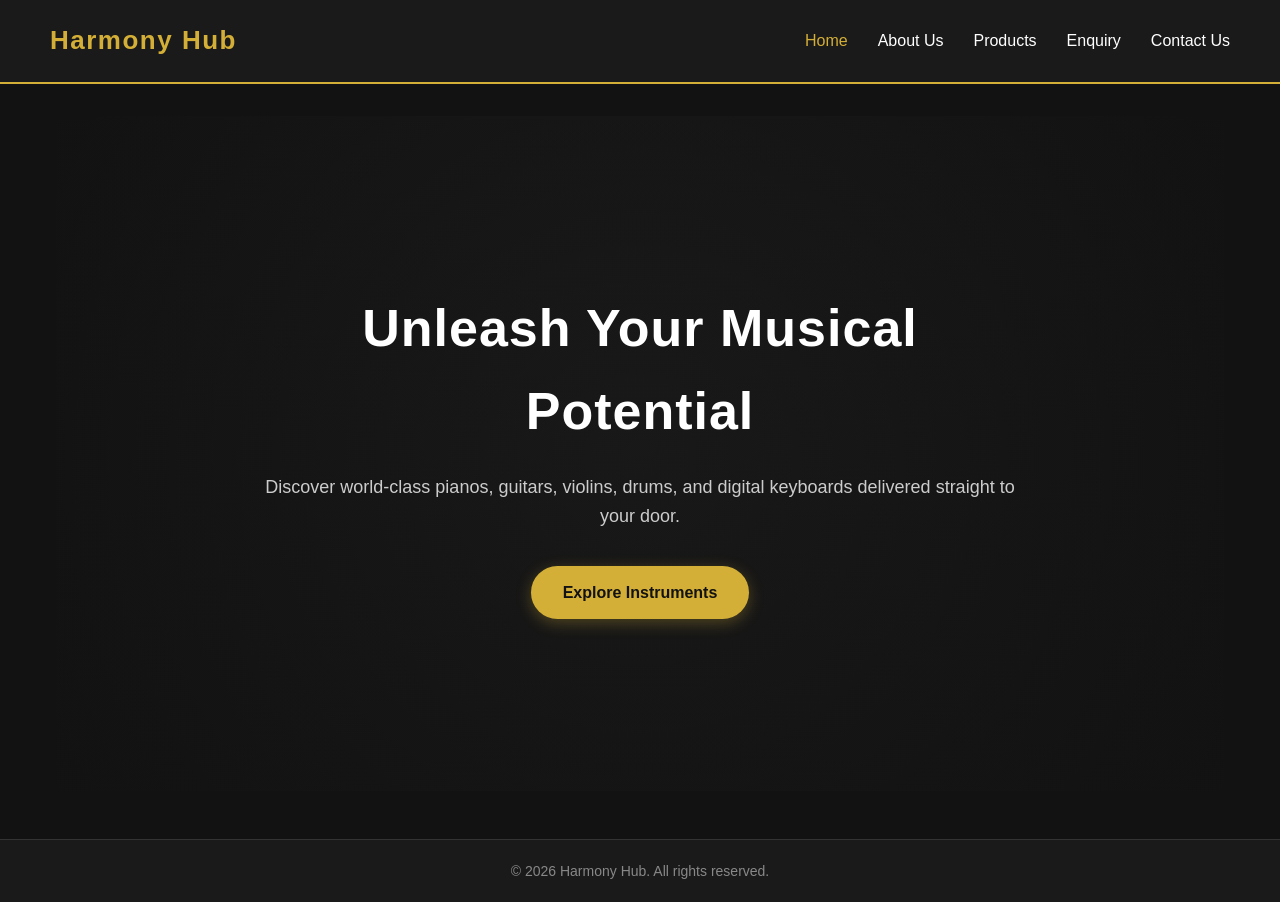
<file: index.html>
<!DOCTYPE html>
<html lang="en">
<head>
    <meta charset="UTF-8">
    <meta name="viewport" content="width=device-width, initial-scale=1.0">
    <title>Harmony Hub | Premium Online Instruments</title>
    <link rel="stylesheet" href="css/style.css">
</head>
<body>

    <!-- Header & Navigation Bar -->
    <header>
        <div class="logo">Harmony Hub</div>
        <nav>
            <ul>
                <li><a href="index.html" class="active">Home</a></li>
                <li><a href="about.html">About Us</a></li>
                <li><a href="products.html">Products</a></li>
                <li><a href="enquiry.html">Enquiry</a></li>
                <li><a href="contact.html">Contact Us</a></li>
            </ul>
        </nav>
    </header>

    <!-- Main Front Cover / Hero Section -->
    <main>
        <section class="hero">
            <div class="hero-content">
                <h1>Unleash Your Musical Potential</h1>
                <p>Discover world-class pianos, guitars, violins, drums, and digital keyboards delivered straight to your door.</p>
                <a href="products.html" class="cta-btn">Explore Instruments</a>
            </div>
        </section>
    </main>

    <!-- Footer -->
    <footer>
        <p>&copy; 2026 Harmony Hub. All rights reserved.</p>
    </footer>

</body>
</html>
</file>
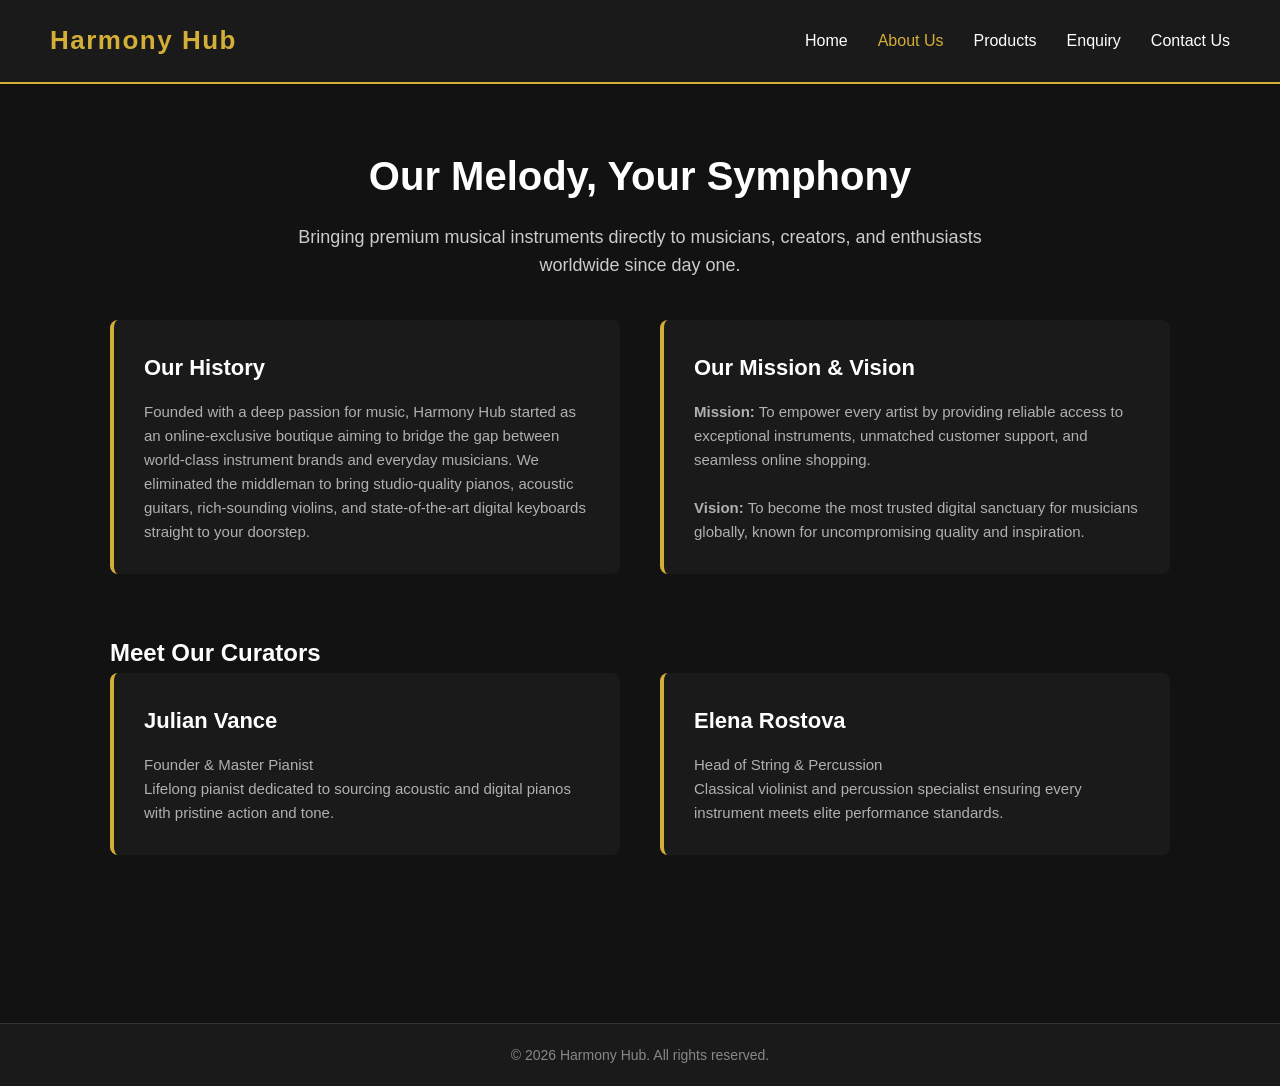
<file: about.html>
<!DOCTYPE html>
<html lang="en">
<head>
    <meta charset="UTF-8">
    <meta name="viewport" content="width=device-width, initial-scale=1.0">
    <title>About Us | Harmony Hub</title>
    <link rel="stylesheet" href="css/style.css">
</head>
<body>

    <!-- Header & Navigation Bar -->
    <header>
        <div class="logo">Harmony Hub</div>
        <nav>
            <ul>
                <li><a href="index.html">Home</a></li>
                <li><a href="about.html" class="active">About Us</a></li>
                <li><a href="products.html">Products</a></li>
                <li><a href="enquiry.html">Enquiry</a></li>
                <li><a href="contact.html">Contact Us</a></li>
            </ul>
        </nav>
    </header>

    <!-- Main About Content -->
    <main class="page-content">
        <section class="about-hero">
            <h1>Our Melody, Your Symphony</h1>
            <p>Bringing premium musical instruments directly to musicians, creators, and enthusiasts worldwide since day one.</p>
        </section>

        <section class="about-grid">
            <div class="about-card">
                <h2>Our History</h2>
                <p>Founded with a deep passion for music, Harmony Hub started as an online-exclusive boutique aiming to bridge the gap between world-class instrument brands and everyday musicians. We eliminated the middleman to bring studio-quality pianos, acoustic guitars, rich-sounding violins, and state-of-the-art digital keyboards straight to your doorstep.</p>
            </div>
            
            <div class="about-card">
                <h2>Our Mission & Vision</h2>
                <p><strong>Mission:</strong> To empower every artist by providing reliable access to exceptional instruments, unmatched customer support, and seamless online shopping.<br><br>
                <strong>Vision:</strong> To become the most trusted digital sanctuary for musicians globally, known for uncompromising quality and inspiration.</p>
            </div>
        </section>

        <section class="team-section">
            <h2>Meet Our Curators</h2>
            <div class="team-grid">
                <div class="team-member">
                    <h3>Julian Vance</h3>
                    <p class="role">Founder & Master Pianist</p>
                    <p>Lifelong pianist dedicated to sourcing acoustic and digital pianos with pristine action and tone.</p>
                </div>
                <div class="team-member">
                    <h3>Elena Rostova</h3>
                    <p class="role">Head of String & Percussion</p>
                    <p>Classical violinist and percussion specialist ensuring every instrument meets elite performance standards.</p>
                </div>
            </div>
        </section>
    </main>

    <!-- Footer -->
    <footer>
        <p>&copy; 2026 Harmony Hub. All rights reserved.</p>
    </footer>

</body>
</html>
</file>
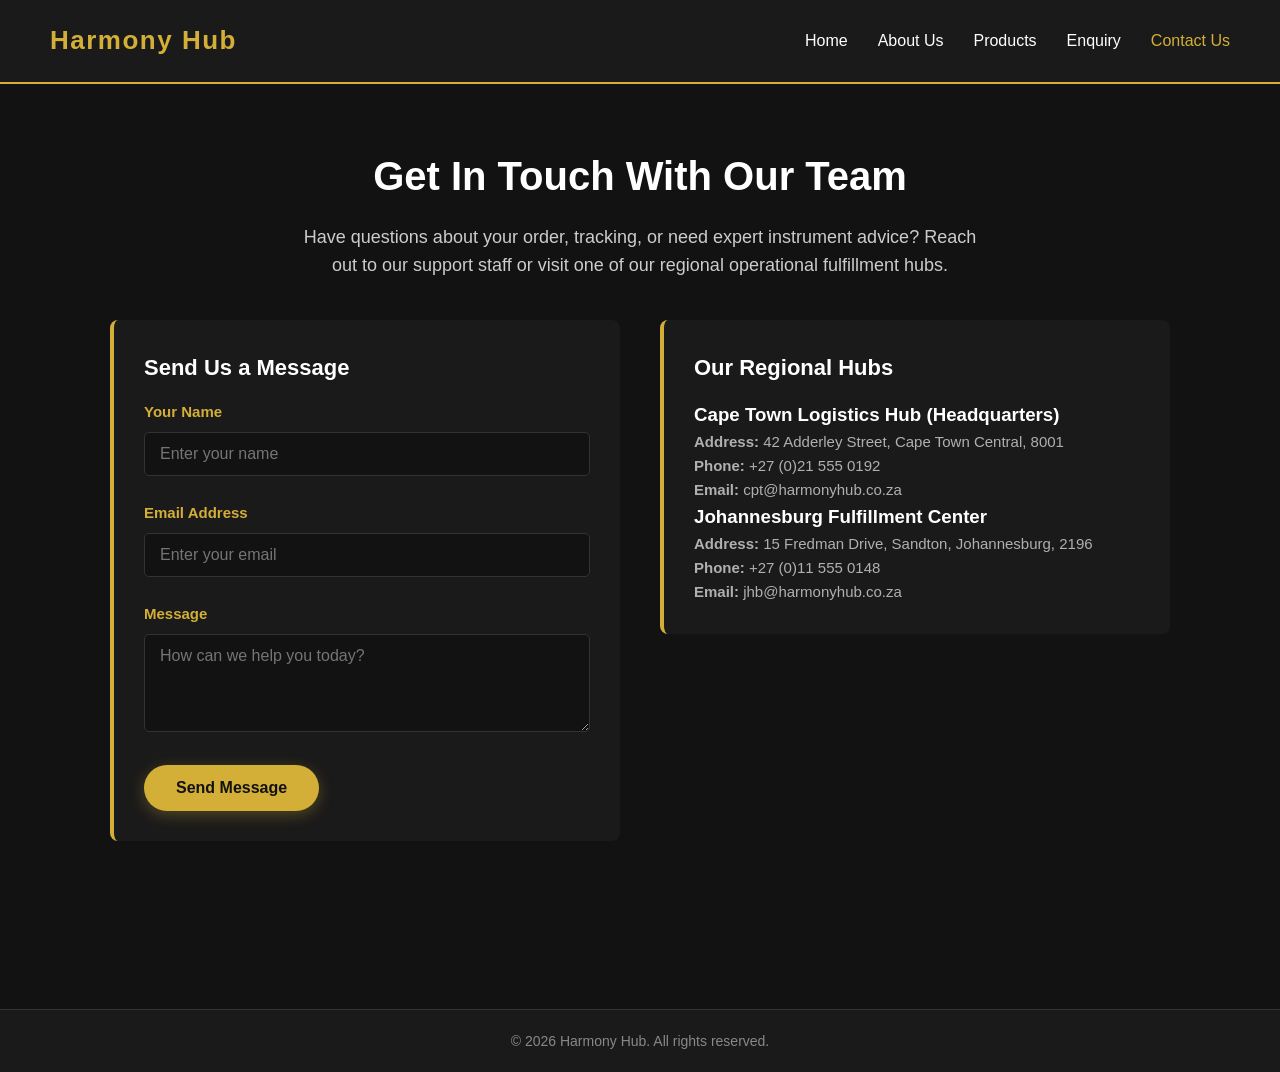
<file: contact.html>
<!DOCTYPE html>
<html lang="en">
<head>
    <meta charset="UTF-8">
    <meta name="viewport" content="width=device-width, initial-scale=1.0">
    <title>Contact Us | Harmony Hub</title>
    <link rel="stylesheet" href="css/style.css">
</head>
<body>

    <!-- Header & Navigation Bar -->
    <header>
        <div class="logo">Harmony Hub</div>
        <nav>
            <ul>
                <li><a href="index.html">Home</a></li>
                <li><a href="about.html">About Us</a></li>
                <li><a href="products.html">Products</a></li>
                <li><a href="enquiry.html">Enquiry</a></li>
                <li><a href="contact.html" class="active">Contact Us</a></li>
            </ul>
        </nav>
    </header>

    <!-- Main Contact Content -->
    <main class="page-content">
        <section class="contact-header">
            <h1>Get In Touch With Our Team</h1>
            <p>Have questions about your order, tracking, or need expert instrument advice? Reach out to our support staff or visit one of our regional operational fulfillment hubs.</p>
        </section>

        <div class="contact-grid">
            <!-- Contact Form Section -->
            <div class="contact-form-box">
                <h2>Send Us a Message</h2>
                <form action="#" method="POST" id="contactForm">
                    <div class="form-group">
                        <label for="c-name">Your Name</label>
                        <input type="text" id="c-name" name="c-name" placeholder="Enter your name" required>
                    </div>

                    <div class="form-group">
                        <label for="c-email">Email Address</label>
                        <input type="email" id="c-email" name="c-email" placeholder="Enter your email" required>
                    </div>

                    <div class="form-group">
                        <label for="c-message">Message</label>
                        <textarea id="c-message" name="c-message" rows="4" placeholder="How can we help you today?" required></textarea>
                    </div>

                    <button type="submit" class="submit-btn">Send Message</button>
                </form>
            </div>

            <!-- Regional Locations Section (Fulfilling POE Multiple Locations Rule) -->
            <div class="locations-box">
                <h2>Our Regional Hubs</h2>
                
                <div class="location-item">
                    <h3>Cape Town Logistics Hub (Headquarters)</h3>
                    <p><strong>Address:</strong> 42 Adderley Street, Cape Town Central, 8001</p>
                    <p><strong>Phone:</strong> +27 (0)21 555 0192</p>
                    <p><strong>Email:</strong> cpt@harmonyhub.co.za</p>
                </div>

                <div class="location-item">
                    <h3>Johannesburg Fulfillment Center</h3>
                    <p><strong>Address:</strong> 15 Fredman Drive, Sandton, Johannesburg, 2196</p>
                    <p><strong>Phone:</strong> +27 (0)11 555 0148</p>
                    <p><strong>Email:</strong> jhb@harmonyhub.co.za</p>
                </div>
            </div>
        </div>
    </main>

    <!-- Footer -->
    <footer>
        <p>&copy; 2026 Harmony Hub. All rights reserved.</p>
    </footer>
    
    <script src="js/script.js"></script>

</body>
</html>
</file>
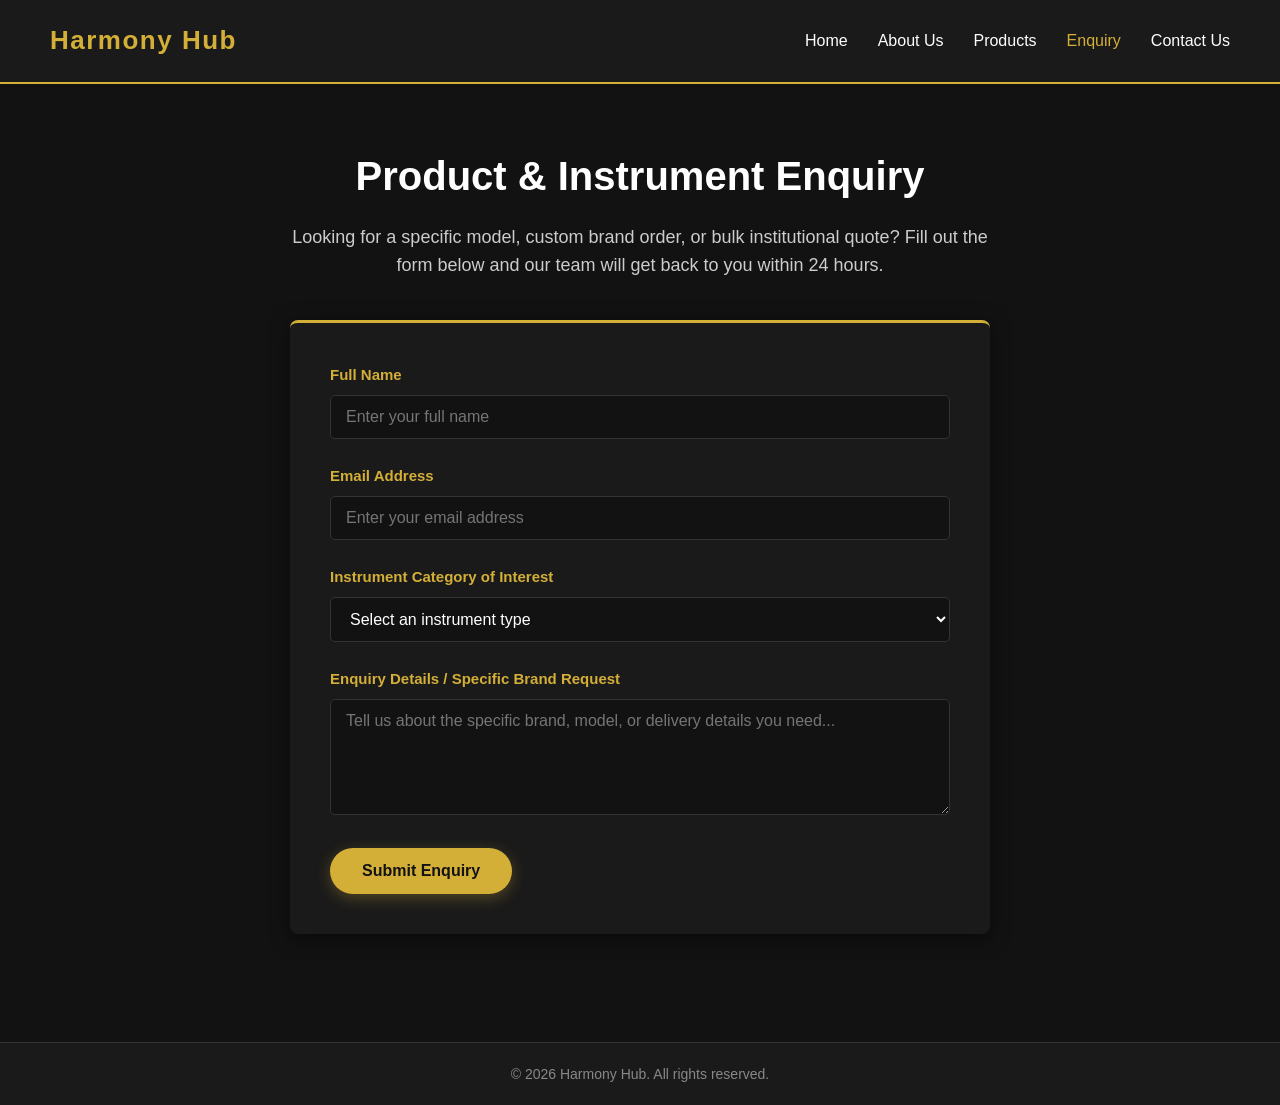
<file: enquiry.html>
<!DOCTYPE html>
<html lang="en">
<head>
    <meta charset="UTF-8">
    <meta name="viewport" content="width=device-width, initial-scale=1.0">
    <title>Enquiry | Harmony Hub</title>
    <link rel="stylesheet" href="css/style.css">
</head>
<body>

    <!-- Header & Navigation Bar -->
    <header>
        <div class="logo">Harmony Hub</div>
        <nav>
            <ul>
                <li><a href="index.html">Home</a></li>
                <li><a href="about.html">About Us</a></li>
                <li><a href="products.html">Products</a></li>
                <li><a href="enquiry.html" class="active">Enquiry</a></li>
                <li><a href="contact.html">Contact Us</a></li>
            </ul>
        </nav>
    </header>

    <!-- Main Enquiry Content -->
    <main class="page-content">
        <section class="enquiry-header">
            <h1>Product & Instrument Enquiry</h1>
            <p>Looking for a specific model, custom brand order, or bulk institutional quote? Fill out the form below and our team will get back to you within 24 hours.</p>
        </section>

        <div class="form-container">
            <form action="#" method="POST" id="enquiryForm">
                <div class="form-group">
                    <label for="fullname">Full Name</label>
                    <input type="text" id="fullname" name="fullname" placeholder="Enter your full name" required>
                </div>

                <div class="form-group">
                    <label for="email">Email Address</label>
                    <input type="email" id="email" name="email" placeholder="Enter your email address" required>
                </div>

                <div class="form-group">
                    <label for="instrument">Instrument Category of Interest</label>
                    <select id="instrument" name="instrument" required>
                        <option value="" disabled selected>Select an instrument type</option>
                        <option value="piano">Grand Acoustic Piano</option>
                        <option value="keyboard">Digital Keyboard</option>
                        <option value="guitar">Acoustic / Electric Guitar</option>
                        <option value="violin">Orchestral Violin</option>
                        <option value="drums">Professional Drum Kit</option>
                    </select>
                </div>

                <div class="form-group">
                    <label for="message">Enquiry Details / Specific Brand Request</label>
                    <textarea id="message" name="message" rows="5" placeholder="Tell us about the specific brand, model, or delivery details you need..." required></textarea>
                </div>

                <button type="submit" class="submit-btn">Submit Enquiry</button>
            </form>
        </div>
    </main>

    <!-- Footer -->
    <footer>
        <p>&copy; 2026 Harmony Hub. All rights reserved.</p>
    </footer>

    <script src="js/script.js"></script>

</body>
</html>
</file>
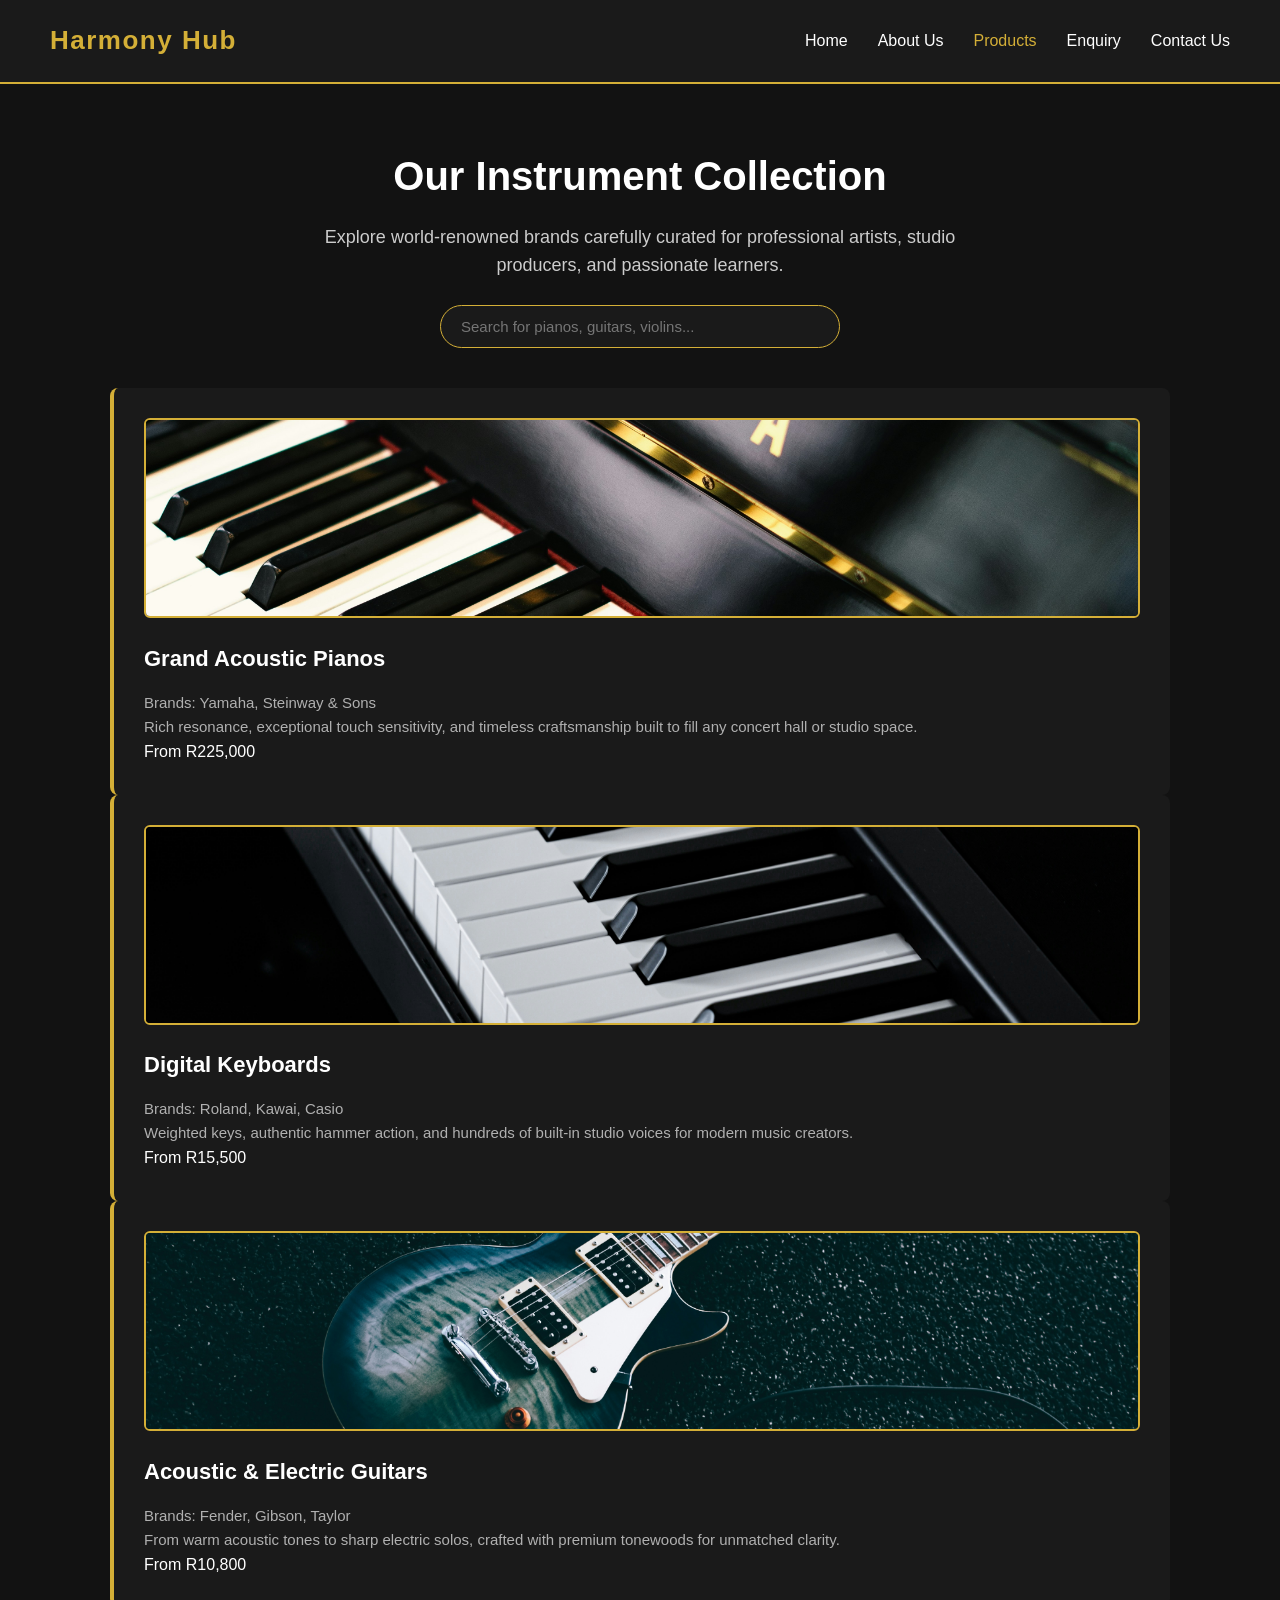
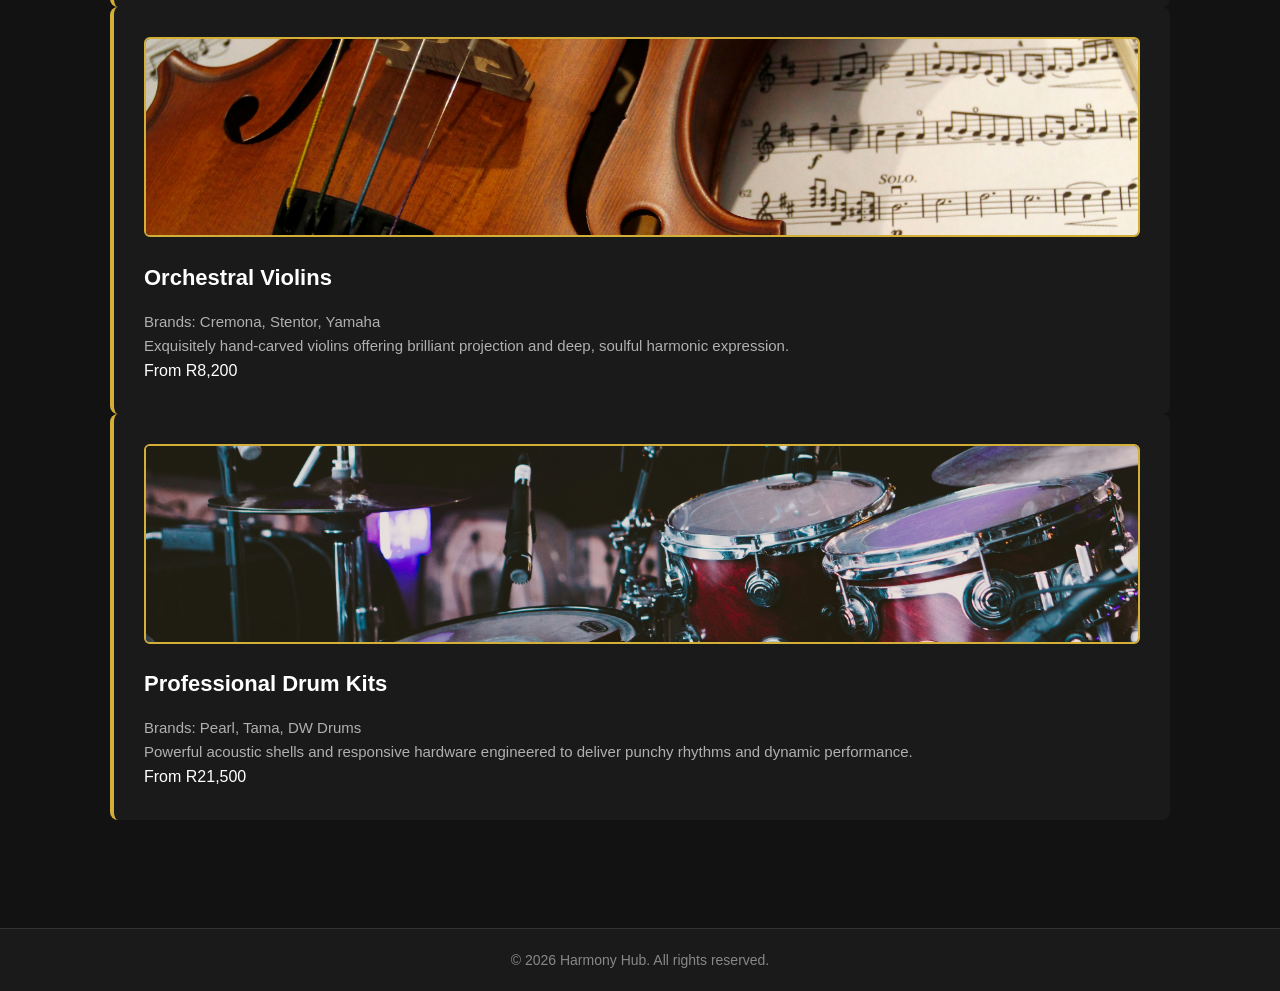
<file: products.html>
<!DOCTYPE html>
<html lang="en">
<head>
    <meta charset="UTF-8">
    <meta name="viewport" content="width=device-width, initial-scale=1.0">
    <title>Products | Harmony Hub</title>
    <link rel="stylesheet" href="css/style.css">
</head>
<body>

    <!-- Header & Navigation Bar -->
    <header>
        <div class="logo">Harmony Hub</div>
        <nav>
            <ul>
                <li><a href="index.html">Home</a></li>
                <li><a href="about.html">About Us</a></li>
                <li><a href="products.html" class="active">Products</a></li>
                <li><a href="enquiry.html">Enquiry</a></li>
                <li><a href="contact.html">Contact Us</a></li>
            </ul>
        </nav>
    </header>

    <!-- Main Products Content -->
    <main class="page-content">
        <section class="products-header">
            <h1>Our Instrument Collection</h1>
            <p>Explore world-renowned brands carefully curated for professional artists, studio producers, and passionate learners.</p>
            
            <!-- Product Search Bar -->
            <div style="margin-top: 25px;">
                <input type="text" id="productSearch" placeholder="Search for pianos, guitars, violins..." style="width: 100%; max-width: 400px; padding: 12px 20px; background-color: #1a1a1a; border: 1px solid #d4af37; border-radius: 25px; color: #ffffff; font-size: 15px; outline: none;">
            </div>
        </section>

        <div class="product-grid">
            <!-- Product 1 -->
            <div class="product-card">
                <img src="images/grandpiano.jpg" 
                     srcset="images/grandpiano.jpg 800w, images/grandpiano.jpg 400w" 
                     sizes="(max-width: 768px) 100vw, 800px" 
                     alt="Yamaha Acoustic Grand Piano" 
                     class="product-img">
                <h3>Grand Acoustic Pianos</h3>
                <p class="brand">Brands: Yamaha, Steinway & Sons</p>
                <p>Rich resonance, exceptional touch sensitivity, and timeless craftsmanship built to fill any concert hall or studio space.</p>
                <span class="price">From R225,000</span>
            </div>

            <!-- Product 2 -->
            <div class="product-card">
                <img src="images/piano.jpg"
                srcset="images/piano.jpg 800w, images/piano.jpg 400w" 
                sizes="(max-width: 768px) 100vw, 800px" 
                alt="Piano"
                class="product-img">
                <h3>Digital Keyboards</h3>
                <p class="brand">Brands: Roland, Kawai, Casio</p>
                <p>Weighted keys, authentic hammer action, and hundreds of built-in studio voices for modern music creators.</p>
                <span class="price">From R15,500</span>
            </div>

            <!-- Product 3 -->
            <div class="product-card">
                <img src="images/guitar.jpg" 
                srcset="images/guitar.jpg 800w, images/guitar.jpg 400w" 
                sizes="(max-width: 768px) 100vw, 800px" 
                alt="Acoustic & Electrical Guitars" 
                class="product-img">
                <h3>Acoustic & Electric Guitars</h3>
                <p class="brand">Brands: Fender, Gibson, Taylor</p>
                <p>From warm acoustic tones to sharp electric solos, crafted with premium tonewoods for unmatched clarity.</p>
                <span class="price">From R10,800</span>
            </div>

            <!-- Product 4 -->
            <div class="product-card">
                <img src="images/violin.jpg" 
                srcset="images/violin.jpg 800w, images/violin.jpg 400w" 
                sizes="(max-width: 768px) 100vw, 800px" 
                alt="Orchestral violins" 
                class="product-img">
                <h3>Orchestral Violins</h3>
                <p class="brand">Brands: Cremona, Stentor, Yamaha</p>
                <p>Exquisitely hand-carved violins offering brilliant projection and deep, soulful harmonic expression.</p>
                <span class="price">From R8,200</span>
            </div>

            <!-- Product 5 -->
            <div class="product-card">
                <img src="images/drumkit.jpg" 
                srcset="images/drumkit.jpg 800w, images/drumkit.jpg 400w" 
                sizes="(max-width: 768px) 100vw, 800px" 
                alt="Professional Drums Kits"
                class="product-img">
                <h3>Professional Drum Kits</h3>
                <p class="brand">Brands: Pearl, Tama, DW Drums</p>
                <p>Powerful acoustic shells and responsive hardware engineered to deliver punchy rhythms and dynamic performance.</p>
                <span class="price">From R21,500</span>
            </div>
        </div>
    </main>

    <!-- Footer -->
    <footer>
        <p>&copy; 2026 Harmony Hub. All rights reserved.</p>
    </footer>

    <!-- Link JavaScript -->
    <script src="js/script.js"></script>
</body>
</html>
</file>
<file: css/style.css>
/* --- General Resets & Styling --- */
* {
    margin: 0;
    padding: 0;
    box-sizing: border-box;
    font-family: 'Aptos', Arial, sans-serif;
}

body {
    background-color: #121212;
    color: #ffffff;
    line-height: 1.6;
}

/* --- Header & Navigation Bar --- */
header {
    display: flex;
    justify-content: space-between;
    align-items: center;
    background-color: #1a1a1a;
    padding: 20px 50px;
    border-bottom: 2px solid #d4af37;
    flex-wrap: wrap;
}

header .logo {
    font-size: 26px;
    font-weight: bold;
    color: #d4af37;
    letter-spacing: 1.5px;
}

header nav ul {
    display: flex;
    list-style: none;
    gap: 30px;
}

header nav ul li a {
    color: #ffffff;
    text-decoration: none;
    font-size: 16px;
    font-weight: 500;
    transition: color 0.3s ease;
}

header nav ul li a:hover,
header nav ul li a.active {
    color: #d4af37;
}

/* --- Hero / Front Cover Section --- */
.hero {
    height: 75vh;
    background: linear-gradient(rgba(18, 18, 18, 0.7), rgba(18, 18, 18, 0.8)), 
                radial-gradient(circle, #2c2c2c 0%, #121212 100%);
    display: flex;
    justify-content: center;
    align-items: center;
    text-align: center;
    padding: 0 20px;
}

.hero-content {
    max-width: 750px;
}

.hero-content h1 {
    font-size: 52px;
    margin-bottom: 20px;
    font-weight: 700;
    color: #ffffff;
    letter-spacing: 1px;
}

.hero-content p {
    font-size: 18px;
    margin-bottom: 35px;
    line-height: 1.6;
    color: #cccccc;
}

/* --- Call to Action Button --- */
.cta-btn, button, .btn {
    display: inline-block;
    background-color: #d4af37;
    color: #121212;
    padding: 14px 32px;
    font-size: 16px;
    font-weight: bold;
    text-decoration: none;
    border: none;
    border-radius: 30px;
    cursor: pointer;
    transition: all 0.3s ease;
    box-shadow: 0px 4px 15px rgba(212, 175, 55, 0.3);
}

.cta-btn:hover, button:hover, .btn:hover {
    background-color: #f3c63e;
    transform: translateY(-2px);
    box-shadow: 0px 6px 20px rgba(212, 175, 55, 0.5);
}

/* --- Main Content Layout --- */
main {
    max-width: 1200px;
    margin: 2rem auto;
    padding: 0 1rem;
}

.page-content {
    padding: 60px 20px;
    max-width: 1100px;
    margin: 0 auto;
}

/* --- Cards & Grids --- */
.card-grid {
    display: grid;
    grid-template-columns: repeat(auto-fit, minmax(280px, 1fr));
    gap: 2rem;
    margin-top: 2rem;
}

.card {
    background: #1a1a1a;
    padding: 1.5rem;
    border-radius: 8px;
    box-shadow: 0 4px 6px rgba(0, 0, 0, 0.1);
    transition: transform 0.3s ease;
    border-top: 3px solid #d4af37;
}

.card:hover {
    transform: translateY(-5px);
}

/* --- About & Team Sections --- */
.about-hero, .products-header, .enquiry-header, .contact-header {
    text-align: center;
    margin-bottom: 40px;
}

.about-hero h1, .products-header h1, .enquiry-header h1, .contact-header h1 {
    font-size: 40px;
    color: #ffffff;
    margin-bottom: 15px;
}

.about-hero p, .products-header p, .enquiry-header p, .contact-header p {
    font-size: 18px;
    color: #cccccc;
    max-width: 700px;
    margin: 0 auto;
}

.about-grid, .team-grid, .contact-grid {
    display: grid;
    grid-template-columns: 1fr 1fr;
    gap: 40px;
    margin-bottom: 60px;
    align-items: start;
}

.about-card, .team-member, .product-card, .contact-form-box, .locations-box {
    background-color: #1a1a1a;
    padding: 30px;
    border-radius: 8px;
    border-left: 4px solid #d4af37;
}

.about-card h2, .team-member h3, .product-card h3, .contact-form-box h2, .locations-box h2 {
    font-size: 22px;
    color: #ffffff;
    margin-bottom: 15px;
}

.about-card p, .team-member p, .product-card p, .location-item p {
    font-size: 15px;
    color: #b0b0b0;
    line-height: 1.6;
}

/* --- Image Styling --- */
.product-img {
    width: 100%;
    height: 200px;
    object-fit: cover;
    border-radius: 6px;
    border: 2px solid #d4af37;
    margin-bottom: 15px;
}

/* --- Form Styling --- */
.form-container {
    max-width: 700px;
    margin: 0 auto;
    background-color: #1a1a1a;
    padding: 40px;
    border-radius: 8px;
    border-top: 3px solid #d4af37;
    box-shadow: 0 4px 20px rgba(0, 0, 0, 0.5);
}

.form-group {
    margin-bottom: 25px;
}

.form-group label {
    display: block;
    font-size: 15px;
    color: #d4af37;
    font-weight: bold;
    margin-bottom: 8px;
}

.form-group input,
.form-group select,
.form-group textarea {
    width: 100%;
    padding: 12px 15px;
    background-color: #121212;
    border: 1px solid #333333;
    border-radius: 5px;
    color: #ffffff;
    font-size: 16px;
    font-family: 'Aptos', Arial, sans-serif;
}

.form-group input:focus,
.form-group select:focus,
.form-group textarea:focus {
    outline: none;
    border-color: #d4af37;
}

/* --- Footer --- */
footer {
    background-color: #1a1a1a;
    color: #888888;
    text-align: center;
    padding: 20px 0;
    font-size: 14px;
    border-top: 1px solid #333333;
    margin-top: 3rem;
}

/* --- Responsive Design (Media Queries) --- */
@media (max-width: 768px) {
    header {
        flex-direction: column;
        text-align: center;
        gap: 1rem;
        padding: 20px;
    }

    header nav ul {
        flex-direction: column;
        gap: 0.75rem;
    }

    .about-grid, .team-grid, .contact-grid, .card-grid {
        grid-template-columns: 1fr;
    }
}
</file>
